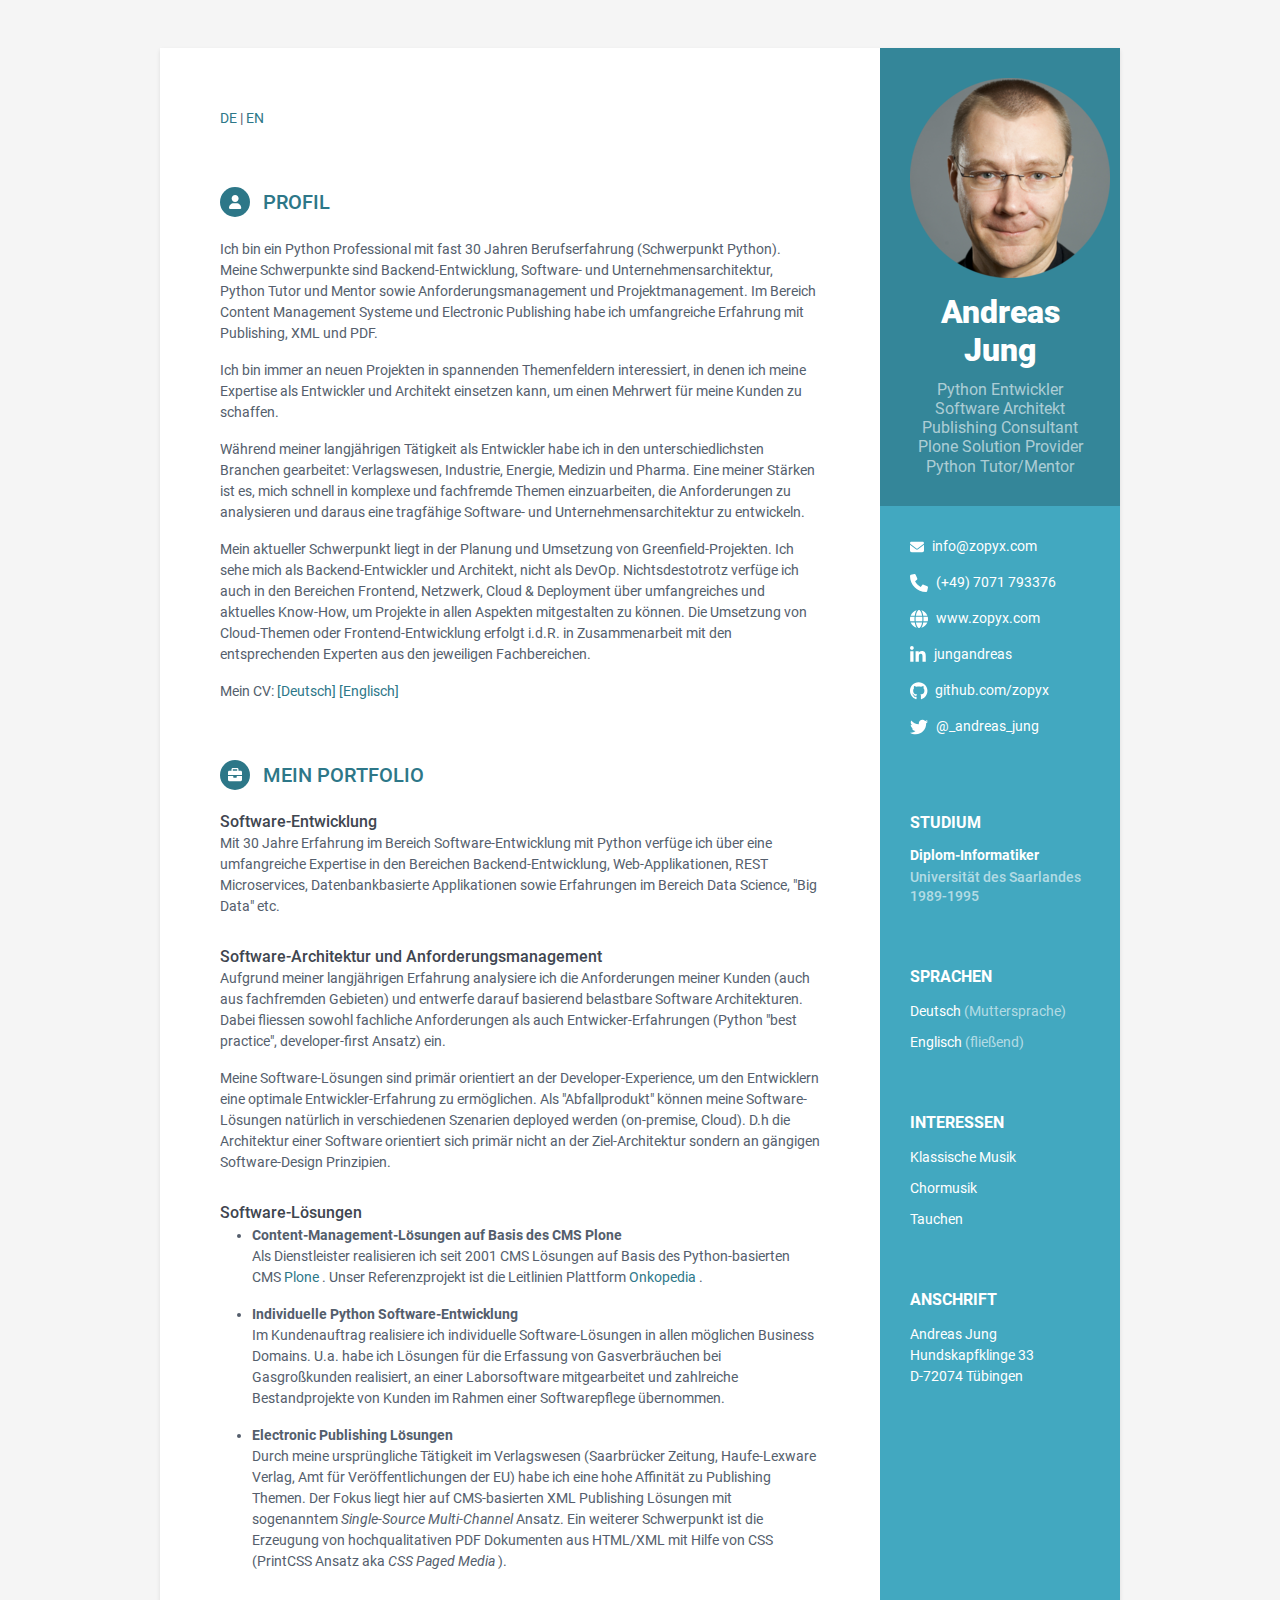
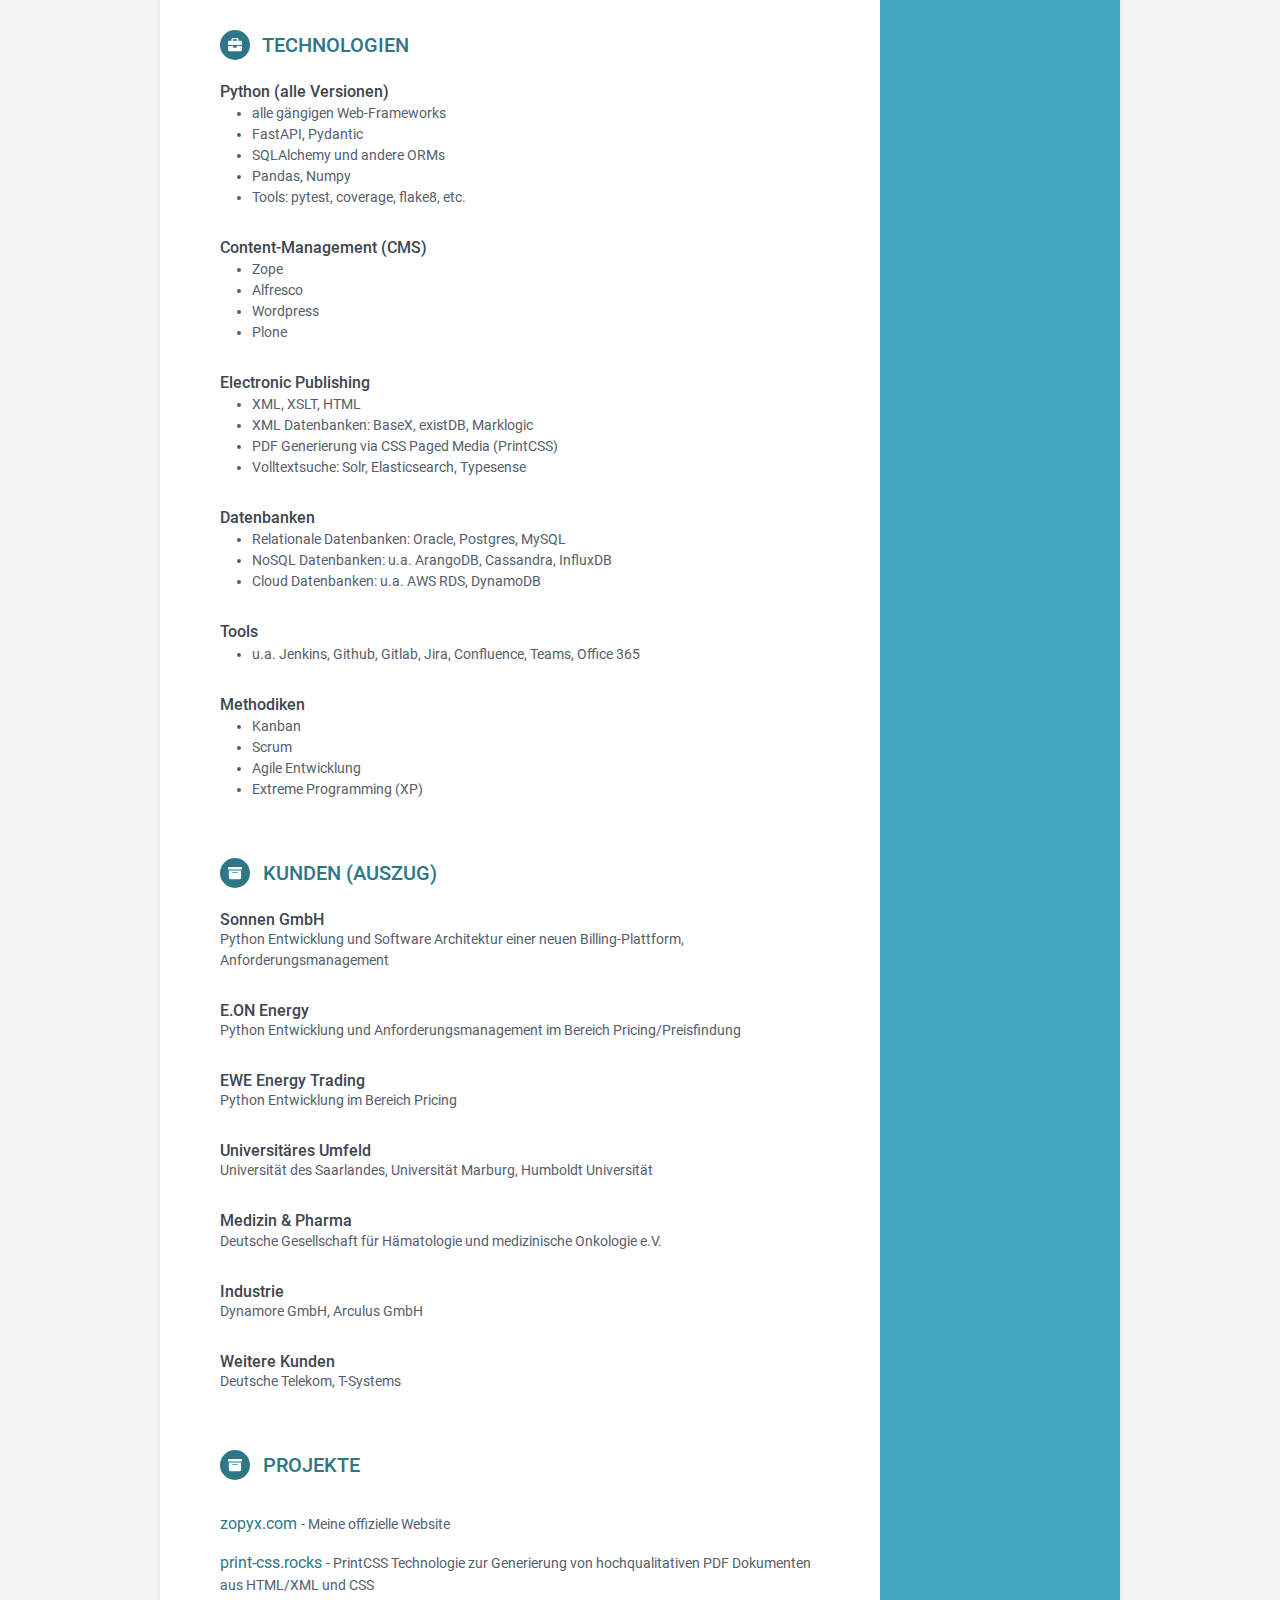
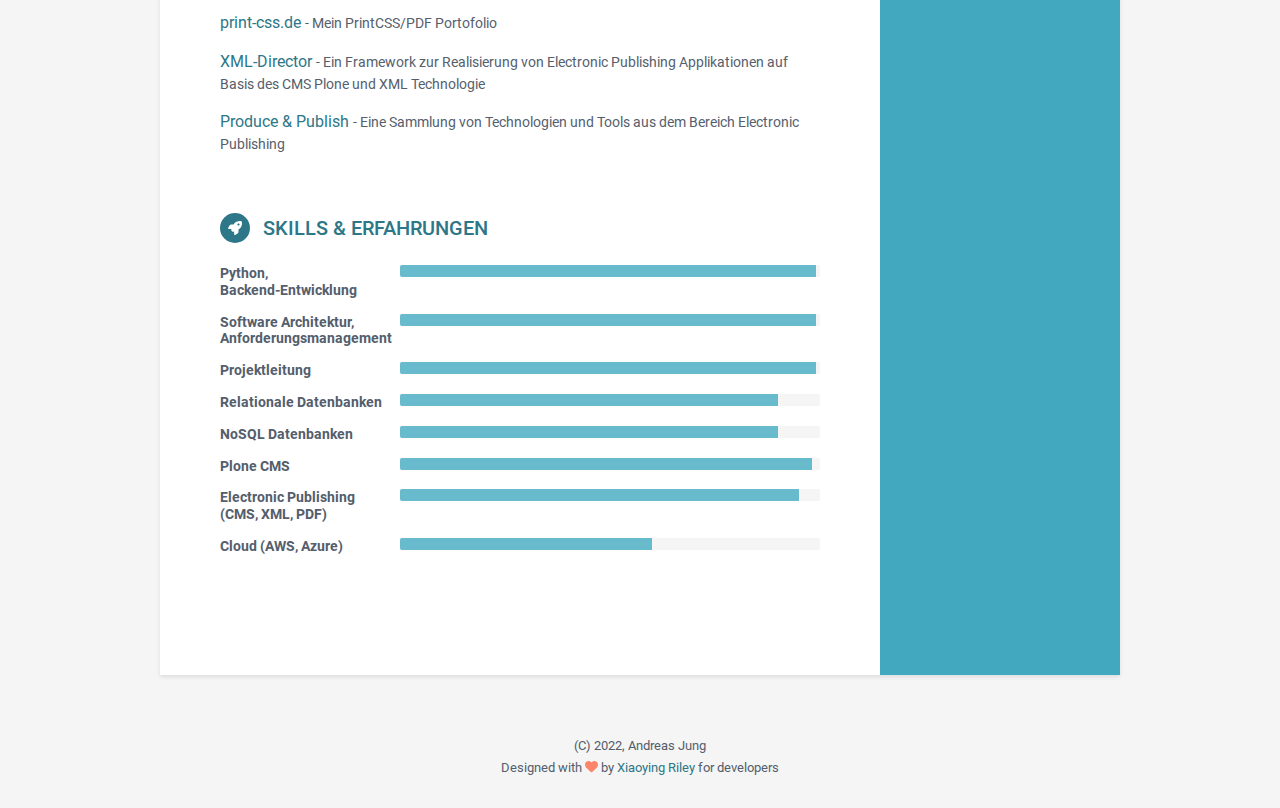
<file: index.html>
<!DOCTYPE html>
<html lang="en">
    <head>
        <title>Andreas Jung - Python Sofware-Entwickler und Software Architekt</title>
        <!-- Meta -->
        <meta charset="utf-8">
        <meta http-equiv="X-UA-Compatible" content="IE=edge">
        <meta name="viewport" content="width=device-width, initial-scale=1.0">
        <meta name="description" content="Andreas Jung, Python Software Entwicklung, Software Architekt, Plone Dienstleister">
        <meta name="author" content="Andreas Jung">
        <link rel="shortcut icon" href="favicon.ico">
        <!-- Google Font -->
        <link rel="stylesheet" href="fonts.css">
        <!-- FontAwesome JS-->
        <script defer src="assets/fontawesome/js/all.min.js"></script>
        <!-- Global CSS -->
        <link rel="stylesheet" href="assets/plugins/bootstrap/css/bootstrap.min.css">
        <!-- Theme CSS -->
        <link id="theme-style" rel="stylesheet" href="assets/css/orbit-1.css">
    </head>
    <body>
        <div class="wrapper mt-lg-5">
            <div class="sidebar-wrapper">
                <div class="profile-container">
                    <img class="profile" src="assets/images/profile.png" alt="">
                    <h1 class="name">Andreas Jung</h1>
                    <h3 class="tagline">
                        Python Entwickler
                        <br>
                        Software Architekt
                        <br>
                        Publishing Consultant
                        <br>
                        Plone Solution Provider
                        <br>
                        Python Tutor/Mentor
                    </h3>
                </div>
                <!--//profile-container-->
                <div class="contact-container container-block">
                    <ul class="list-unstyled contact-list">
                        <li class="email">
                            <i class="fa-solid fa-envelope"></i>
                            <a href="mailto: info@zopyx.com">info@zopyx.com</a>
                        </li>
                        <li class="phone">
                            <i class="fa-solid fa-phone"></i>
                            <a href="tel:00497071793376">(+49) 7071 793376</a>
                        </li>
                        <li class="website">
                            <i class="fa-solid fa-globe"></i>
                            <a href="https://www.zopyx.com" target="_blank">www.zopyx.com</a>
                        </li>
                        <li class="linkedin">
                            <i class="fa-brands fa-linkedin-in"></i>
                            <a href="https://www.linkedin.com/in/jungandreas" target="_blank">jungandreas</a>
                        </li>
                        <li class="github">
                            <i class="fa-brands fa-github"></i>
                            <a href="https://github.com/zopyx" target="_blank">github.com/zopyx</a>
                        </li>
                        <li class="twitter">
                            <i class="fa-brands fa-twitter"></i>
                            <a href="https://twitter.com/_andreas_jung" target="_blank">@_andreas_jung</a>
                        </li>
                    </ul>
                </div>
                <!--//contact-container-->
                <div class="education-container container-block">
                    <h2 class="container-block-title">Studium</h2>
                    <div class="item">
                        <h4 class="degree">Diplom-Informatiker</h4>
                        <h5 class="meta">Universität des Saarlandes</h5>
                        <div class="time">1989-1995</div>
                    </div>
                    <!--//item-->
                </div>
                <!--//education-container-->
                <div class="languages-container container-block">
                    <h2 class="container-block-title">Sprachen</h2>
                    <ul class="list-unstyled interests-list">
                        <li>
                            Deutsch
                            <span class="lang-desc">(Muttersprache)</span>
                        </li>
                        <li>
                            Englisch
                            <span class="lang-desc">(fließend)</span>
                        </li>
                    </ul>
                </div>
                <!--//interests-->
                <div class="interests-container container-block">
                    <h2 class="container-block-title">Interessen</h2>
                    <ul class="list-unstyled interests-list">
                        <li>Klassische Musik</li>
                        <li>Chormusik</li>
                        <li>Tauchen</li>
                    </ul>
                </div>
                <!--//interests-->
                <div class="contact-container container-block">
                    <h2 class="container-block-title">Anschrift</h2>
                    <ul class="list-unstyled contacts-list">
                        <li>Andreas Jung</li>
                        <li>Hundskapfklinge 33</li>
                        <li>D-72074 Tübingen</li>
                    </ul>
                </div>
                <!--//interests-->
            </div>
            <!--//sidebar-wrapper-->
            <div class="main-wrapper">
                <section class="section summary-section">
                    <a href="index.html">DE</a>
                    |
                    <a href="index-en.html">EN</a>
                </section>
                <section class="section summary-section">
                    <h2 class="section-title">
                        <span class="icon-holder">
                            <i class="fa-solid fa-user"></i>
                        </span>
                        Profil
                    </h2>
                    <div class="summary">
                        <p>
                            Ich bin ein Python Professional mit fast 30 Jahren
                    Berufserfahrung (Schwerpunkt Python). Meine Schwerpunkte
                    sind Backend-Entwicklung, Software- und
                    Unternehmensarchitektur, Python Tutor und Mentor sowie
                    Anforderungsmanagement und Projektmanagement. Im Bereich
                    Content Management Systeme und Electronic Publishing habe
                    ich umfangreiche Erfahrung mit Publishing, XML und PDF.
                        </p>
                        <p>
                            Ich bin immer an neuen Projekten in spannenden Themenfeldern
                    interessiert, in denen ich meine Expertise als Entwickler
                    und Architekt einsetzen kann, um einen Mehrwert für meine
                    Kunden zu schaffen.
                        </p>
                        <p>
                            Während meiner langjährigen Tätigkeit als Entwickler habe
                    ich in den unterschiedlichsten Branchen gearbeitet:
                    Verlagswesen, Industrie, Energie, Medizin und Pharma. Eine
                    meiner Stärken ist es, mich schnell in komplexe und
                    fachfremde Themen einzuarbeiten, die Anforderungen zu
                    analysieren und daraus eine tragfähige Software- und
                    Unternehmensarchitektur zu entwickeln.
                        </p>
                        <p>
                            Mein aktueller Schwerpunkt liegt in der Planung und
                    Umsetzung von Greenfield-Projekten. Ich sehe mich als
                    Backend-Entwickler und Architekt, nicht als DevOp.
                    Nichtsdestotrotz verfüge ich auch in den Bereichen Frontend,
                    Netzwerk, Cloud & Deployment über umfangreiches und
                    aktuelles Know-How, um Projekte in allen Aspekten
                    mitgestalten zu können. Die Umsetzung von Cloud-Themen oder
                    Frontend-Entwicklung erfolgt i.d.R. in Zusammenarbeit mit
                    den entsprechenden Experten aus den jeweiligen
                    Fachbereichen.
                        </p>
                        <p>
                            Mein CV:
                            <a href="assets/pdf/CV-Andreas-Jung-DE.pdf">[Deutsch]</a>
                            <a href="assets/pdf/CV-Andreas-Jung-EN.pdf">[Englisch]</a>
                        </p>
                    </div>
                    <!--//summary-->
                </section>
                <!--//section-->
                <section class="section experiences-section">
                    <h2 class="section-title">
                        <span class="icon-holder">
                            <i class="fa-solid fa-briefcase"></i>
                        </span>
                        Mein Portfolio
                    </h2>
                    <div class="item">
                        <div class="meta">
                            <div class="upper-row">
                                <h3 class="job-title">Software-Entwicklung</h3>
                            </div>
                            <!--//upper-row-->
                        </div>
                        <!--//meta-->
                        <div class="details">
                            <p>
                                Mit 30 Jahre Erfahrung im Bereich Software-Entwicklung
                        mit Python verfüge ich über eine umfangreiche Expertise
                        in den Bereichen Backend-Entwicklung, Web-Applikationen,
                        REST Microservices, Datenbankbasierte Applikationen
                        sowie Erfahrungen im Bereich Data Science, "Big Data"
                        etc.
                            </p>
                        </div>
                        <!--//details-->
                    </div>
                    <!--//item-->
                    <div class="item">
                        <div class="meta">
                            <div class="upper-row">
                                <h3 class="job-title">Software-Architektur und Anforderungsmanagement</h3>
                            </div>
                            <!--//upper-row-->
                        </div>
                        <!--//meta-->
                        <div class="details">
                            <p>
                                Aufgrund meiner langjährigen Erfahrung analysiere
                        ich die Anforderungen meiner Kunden (auch aus
                        fachfremden Gebieten) und entwerfe darauf basierend
                        belastbare Software Architekturen. Dabei fliessen
                        sowohl fachliche Anforderungen als auch
                        Entwicker-Erfahrungen (Python "best practice",
                        developer-first Ansatz) ein.
                            </p>
                            <p>
                                Meine Software-Lösungen sind primär orientiert an der
                        Developer-Experience, um den Entwicklern eine optimale
                        Entwickler-Erfahrung zu ermöglichen.  Als
                        "Abfallprodukt" können meine Software-Lösungen
                        natürlich in verschiedenen Szenarien deployed werden
                        (on-premise, Cloud). D.h die Architektur einer Software
                        orientiert sich primär nicht an der Ziel-Architektur
                        sondern an gängigen Software-Design Prinzipien.
                            </p>
                        </div>
                        <!--//details-->
                    </div>
                    <!--//item-->
                    <div class="item">
                        <div class="meta">
                            <div class="upper-row">
                                <h3 class="job-title">Software-Lösungen</h3>
                            </div>
                            <!--//upper-row-->
                        </div>
                        <!--//meta-->
                        <div class="details">
                            <ul>
                                <li>
                                    <b>
                                        Content-Management-Lösungen auf Basis des CMS
                                    Plone
                                    </b>
                                    <p>
                                        Als Dienstleister realisieren ich seit
                                2001 CMS Lösungen auf Basis des
                                Python-basierten CMS
                                        <a href="https://plone.org">Plone</a>
                                        . Unser Referenzprojekt
                            ist die Leitlinien Plattform
                                        <a href="https://www.onkopedia.com/">Onkopedia</a>
                                        .
                                    </p>
                                </li>
                                <li>
                                    <b>Individuelle Python Software-Entwicklung</b>
                                    <p>
                                        Im Kundenauftrag realisiere ich
                                individuelle Software-Lösungen in allen
                                möglichen Business Domains. U.a. habe ich
                                Lösungen für die Erfassung von Gasverbräuchen
                                bei Gasgroßkunden realisiert, an einer
                                Laborsoftware mitgearbeitet und zahlreiche
                                Bestandprojekte von Kunden im Rahmen einer
                                Softwarepflege übernommen.
                                    </p>
                                </li>
                                <li>
                                    <b>Electronic Publishing Lösungen</b>
                                    <p>
                                        Durch meine ursprüngliche Tätigkeit im
                                Verlagswesen (Saarbrücker Zeitung,
                                Haufe-Lexware Verlag, Amt für
                                Veröffentlichungen der EU) habe ich eine hohe
                                Affinität zu Publishing Themen. Der Fokus liegt hier auf
                                CMS-basierten XML Publishing Lösungen mit sogenanntem
                                        <i>Single-Source Multi-Channel</i>
                                        Ansatz.
                                Ein weiterer Schwerpunkt ist die Erzeugung von hochqualitativen PDF Dokumenten aus HTML/XML
                                mit Hilfe von CSS (PrintCSS Ansatz aka
                                        <i>CSS Paged Media</i>
                                        ).
                                    </p>
                                </li>
                            </ul>
                        </div>
                        <!--//details-->
                    </div>
                    <!--//item-->
                </section>
                <!--//section-->
                <section class="section experiences-section">
                    <h2 class="section-title">
                        <span class="icon-holder">
                            <i class="fa-solid fa-briefcase"></i>
                        </span>
                        Technologien
                    </h2>
                    <div class="item">
                        <div class="meta">
                            <div class="upper-row">
                                <h3 class="job-title">Python (alle Versionen)</h3>
                            </div>
                            <!--//upper-row-->
                        </div>
                        <!--//meta-->
                        <div class="details">
                            <ul>
                                <li>alle gängigen Web-Frameworks</li>
                                <li>FastAPI, Pydantic</li>
                                <li>SQLAlchemy und andere ORMs</li>
                                <li>Pandas, Numpy</li>
                                <li>Tools: pytest, coverage, flake8, etc.</li>
                            </ul>
                        </div>
                        <!--//details-->
                    </div>
                    <!--//item-->
                    <div class="item">
                        <div class="meta">
                            <div class="upper-row">
                                <h3 class="job-title">Content-Management (CMS)</h3>
                            </div>
                            <!--//upper-row-->
                        </div>
                        <!--//meta-->
                        <div class="details">
                            <ul>
                                <li>Zope</li>
                                <li>Alfresco</li>
                                <li>Wordpress</li>
                                <li>Plone</li>
                            </ul>
                        </div>
                        <!--//details-->
                    </div>
                    <!--//item-->
                    <div class="item">
                        <div class="meta">
                            <div class="upper-row">
                                <h3 class="job-title">Electronic Publishing</h3>
                            </div>
                            <!--//upper-row-->
                        </div>
                        <!--//meta-->
                        <div class="details">
                            <ul>
                                <li>XML, XSLT, HTML</li>
                                <li>XML Datenbanken: BaseX, existDB, Marklogic</li>
                                <li>PDF Generierung via CSS Paged Media (PrintCSS)</li>
                                <li>Volltextsuche: Solr, Elasticsearch, Typesense</li>
                            </ul>
                        </div>
                        <!--//details-->
                    </div>
                    <!--//item-->
                    <div class="item">
                        <div class="meta">
                            <div class="upper-row">
                                <h3 class="job-title">Datenbanken</h3>
                            </div>
                            <!--//upper-row-->
                        </div>
                        <!--//meta-->
                        <div class="details">
                            <ul>
                                <li>Relationale Datenbanken: Oracle, Postgres, MySQL</li>
                                <li>NoSQL Datenbanken: u.a. ArangoDB, Cassandra, InfluxDB</li>
                                <li>Cloud Datenbanken: u.a. AWS RDS, DynamoDB</li>
                            </ul>
                        </div>
                        <!--//details-->
                    </div>
                    <!--//item-->
                    <div class="item">
                        <div class="meta">
                            <div class="upper-row">
                                <h3 class="job-title">Tools</h3>
                            </div>
                            <!--//upper-row-->
                        </div>
                        <!--//meta-->
                        <div class="details">
                            <ul>
                                <li>u.a. Jenkins, Github, Gitlab, Jira, Confluence, Teams, Office 365</li>
                            </ul>
                        </div>
                        <!--//details-->
                    </div>
                    <!--//item-->
                    <div class="item">
                        <div class="meta">
                            <div class="upper-row">
                                <h3 class="job-title">Methodiken</h3>
                            </div>
                            <!--//upper-row-->
                        </div>
                        <!--//meta-->
                        <div class="details">
                            <ul>
                                <li>Kanban</li>
                                <li>Scrum</li>
                                <li>Agile Entwicklung</li>
                                <li>Extreme Programming (XP)</li>
                            </ul>
                        </div>
                        <!--//details-->
                    </div>
                    <!--//item-->
                </section>
                <!--//section-->
                <section class="section experiences-section">
                    <h2 class="section-title">
                        <span class="icon-holder">
                            <i class="fa-solid fa-archive"></i>
                        </span>
                        Kunden (Auszug)
                    </h2>
                    <div class="item">
                        <h3 class="job-title">Sonnen GmbH</h3>
                        <div class="details">
                            Python
                    Entwicklung und Software Architektur einer neuen
                    Billing-Plattform, Anforderungsmanagement
                        </div>
                    </div>
                    <!--//item-->
                    <div class="item">
                        <h3 class="job-title">E.ON Energy</h3>
                        <div class="details">
                            Python Entwicklung und Anforderungsmanagement im Bereich Pricing/Preisfindung
                        </div>
                    </div>
                    <!--//item-->
                    <div class="item">
                        <h3 class="job-title">EWE Energy Trading</h3>
                        <div class="details"> Python Entwicklung im Bereich Pricing</div>
                    </div>
                    <!--//item-->
                    <div class="item">
                        <h3 class="job-title">Universitäres Umfeld</h3>
                        <div class="details"> Universität des Saarlandes, Universität Marburg, Humboldt Universität</div>
                    </div>
                    <!--//item-->
                    <div class="item">
                        <h3 class="job-title">Medizin &amp; Pharma</h3>
                        <div class="details"> Deutsche Gesellschaft für Hämatologie und medizinische Onkologie e.V.</div>
                    </div>
                    <!--//item-->
                    <div class="item">
                        <h3 class="job-title">Industrie</h3>
                        <div class="details"> Dynamore GmbH, Arculus GmbH</div>
                    </div>
                    <!--//item-->
                    <div class="item">
                        <h3 class="job-title">Weitere Kunden</h3>
                        <div class="details">
                            Deutsche Telekom, T-Systems
                        </div>
                    </div>
                    <!--//item-->
                </section>
                <!--//section-->
                <section class="section projects-section">
                    <h2 class="section-title">
                        <span class="icon-holder">
                            <i class="fa-solid fa-archive"></i>
                        </span>
                        Projekte
                    </h2>
                    <div class="intro"></div>
                    <!--//intro-->
                    <div class="item">
                        <span class="project-title">
                            <a href="https://zopyx.com" target="_blank">zopyx.com</a>
                        </span>
                        -
                        <span class="project-tagline">Meine offizielle Website</span>
                    </div>
                    <!--//item-->
                    <div class="item">
                        <span class="project-title">
                            <a href="https://print-css.rocks" target="_blank">print-css.rocks</a>
                        </span>
                        -
                        <span class="project-tagline">PrintCSS Technologie zur Generierung von hochqualitativen PDF Dokumenten aus HTML/XML und CSS</span>
                    </div>
                    <!--//item-->
                    <div class="item">
                        <span class="project-title">
                            <a href="https://print-css.de" target="_blank">print-css.de</a>
                        </span>
                        -
                        <span class="project-tagline">Mein PrintCSS/PDF Portofolio</span>
                    </div>
                    <!--//item-->
                    <div class="item">
                        <span class="project-title">
                            <a href="https://xml-director.info" target="_blank">XML-Director</a>
                        </span>
                        -
                        <span class="project-tagline">
                            Ein Framework zur Realisierung
                        von Electronic Publishing Applikationen auf Basis des
                    CMS Plone und XML Technologie
                        </span>
                    </div>
                    <!--//item-->
                    <div class="item">
                        <span class="project-title">
                            <a href="https://www.produce-and-publish.com/xmldirector-frontpage" target="_blank">Produce & Publish</a>
                        </span>
                        -
                        <span class="project-tagline">Eine Sammlung von Technologien und Tools aus dem Bereich Electronic Publishing</span>
                    </div>
                    <!--//item-->
                </section>
                <!--//section-->
                <section class="skills-section section">
                    <h2 class="section-title">
                        <span class="icon-holder">
                            <i class="fa-solid fa-rocket"></i>
                        </span>
                        Skills &amp; Erfahrungen
                    </h2>
                    <div class="skillset">
                        <div class="item">
                            <h3 class="level-title">
                                Python,
                                <br>
                                Backend-Entwicklung
                            </h3>
                            <div class="progress level-bar">
                                <div
                                    class="progress-bar theme-progress-bar"
                                    role="progressbar"
                                    style="width: 99%"
                                    aria-valuenow="99"
                                    aria-valuemin="0"
                                    aria-valuemax="100"
                                ></div>
                            </div>
                        </div>
                        <!--//item-->
                        <div class="item">
                            <h3 class="level-title">
                                Software Architektur,
                                <br>Anforderungsmanagement</br>
                            </h3>
                            <div class="progress level-bar">
                                <div
                                    class="progress-bar theme-progress-bar"
                                    role="progressbar"
                                    style="width: 99%"
                                    aria-valuenow="99"
                                    aria-valuemin="0"
                                    aria-valuemax="100"
                                ></div>
                            </div>
                        </div>
                        <!--//item-->
                        <div class="item">
                            <h3 class="level-title">Projektleitung</h3>
                            <div class="progress level-bar">
                                <div
                                    class="progress-bar theme-progress-bar"
                                    role="progressbar"
                                    style="width: 99%"
                                    aria-valuenow="99"
                                    aria-valuemin="0"
                                    aria-valuemax="100"
                                ></div>
                            </div>
                        </div>
                        <!--//item-->
                        <div class="item">
                            <h3 class="level-title">Relationale Datenbanken</h3>
                            <div class="progress level-bar">
                                <div
                                    class="progress-bar theme-progress-bar"
                                    role="progressbar"
                                    style="width: 90%"
                                    aria-valuenow="90"
                                    aria-valuemin="0"
                                    aria-valuemax="100"
                                ></div>
                            </div>
                        </div>
                        <!--//item-->
                        <div class="item">
                            <h3 class="level-title">NoSQL Datenbanken</h3>
                            <div class="progress level-bar">
                                <div
                                    class="progress-bar theme-progress-bar"
                                    role="progressbar"
                                    style="width: 90%"
                                    aria-valuenow="90"
                                    aria-valuemin="0"
                                    aria-valuemax="100"
                                ></div>
                            </div>
                        </div>
                        <!--//item-->
                        <div class="item">
                            <h3 class="level-title">Plone CMS</h3>
                            <div class="progress level-bar">
                                <div
                                    class="progress-bar theme-progress-bar"
                                    role="progressbar"
                                    style="width: 98%"
                                    aria-valuenow="98"
                                    aria-valuemin="0"
                                    aria-valuemax="100"
                                ></div>
                            </div>
                        </div>
                        <!--//item-->
                        <div class="item">
                            <h3 class="level-title">
                                Electronic Publishing
                                <br>
                                (CMS, XML, PDF)
                            </h3>
                            <div class="progress level-bar">
                                <div
                                    class="progress-bar theme-progress-bar"
                                    role="progressbar"
                                    style="width: 95%"
                                    aria-valuenow="95"
                                    aria-valuemin="0"
                                    aria-valuemax="100"
                                ></div>
                            </div>
                        </div>
                        <!--//item-->
                        <div class="item">
                            <h3 class="level-title">Cloud (AWS, Azure)</h3>
                            <div class="progress level-bar">
                                <div
                                    class="progress-bar theme-progress-bar"
                                    role="progressbar"
                                    style="width: 60%"
                                    aria-valuenow=""
                                    aria-valuemin="0"
                                    aria-valuemax="100"
                                ></div>
                            </div>
                        </div>
                        <!--//item-->
                    </div>
                </section>
                <!--//skills-section-->
            </div>
            <!--//main-body-->
        </div>
        <footer class="footer">
            <div class="text-center">
                <!--/* This template is free as long as you keep the footer attribution link. If you'd like to use the template without the attribution link, you can buy the commercial license via our website: themes.3rdwavemedia.com Thank you for your support. :) */-->
                <small class="copyright">(C) 2022, Andreas Jung</small>
                <br>
                <small class="copyright">
                    Designed with
                    <i class="fa-solid fa-heart"></i>
                    by
                    <a href="http://themes.3rdwavemedia.com" target="_blank">Xiaoying Riley</a>
                    for developers
                </small>
            </div>
            <!--//container-->
        </footer>
        <!--//footer-->
        <!-- Matomo -->
<!--
<script>
  var _paq = window._paq = window._paq || [];
  /* tracker methods like "setCustomDimension" should be called before "trackPageView" */
  _paq.push(['trackPageView']);
  _paq.push(['enableLinkTracking']);
  (function() {
    var u="https://matomo.zopyx.com/";
    _paq.push(['setTrackerUrl', u+'matomo.php']);
    _paq.push(['setSiteId', '3']);
    var d=document, g=d.createElement('script'), s=d.getElementsByTagName('script')[0];
    g.async=true; g.src=u+'matomo.js'; s.parentNode.insertBefore(g,s);
  })();
</script>
-->
<!-- End Matomo Code -->


    </body>
</html>
</file>
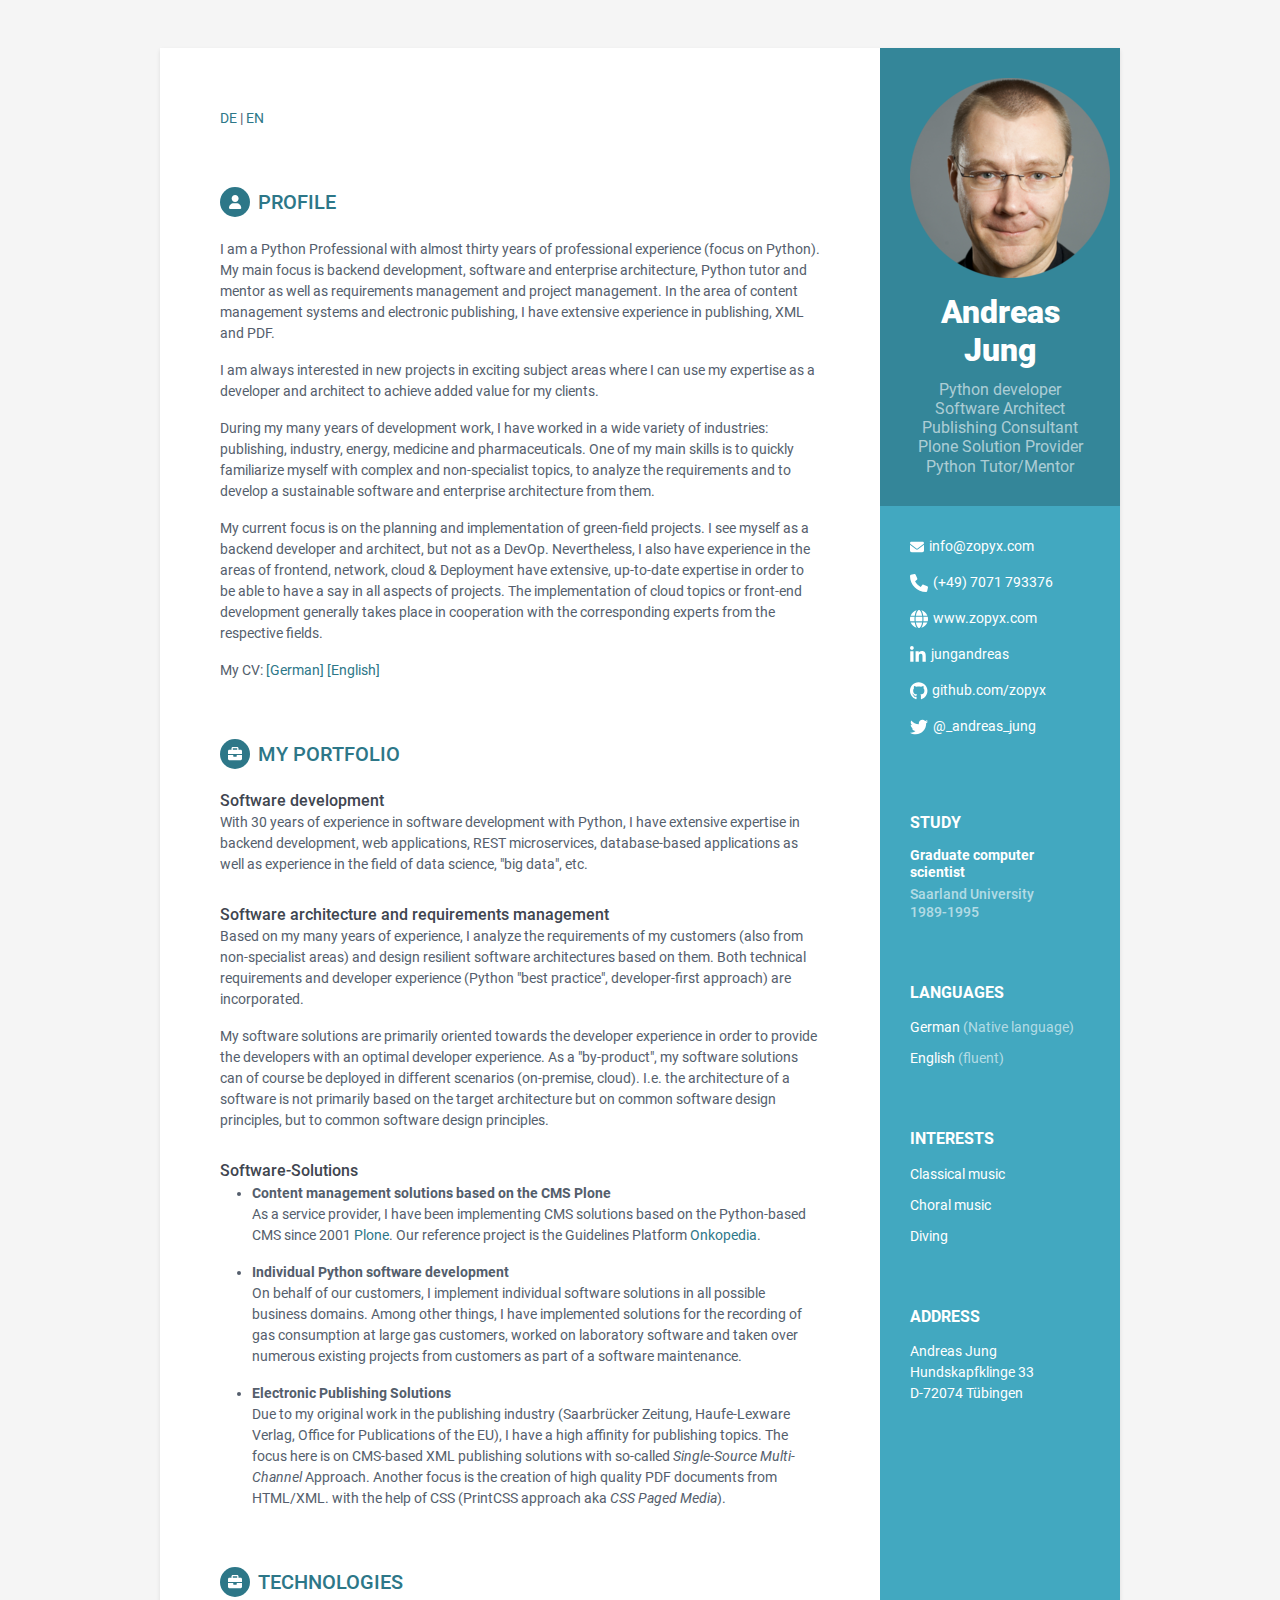
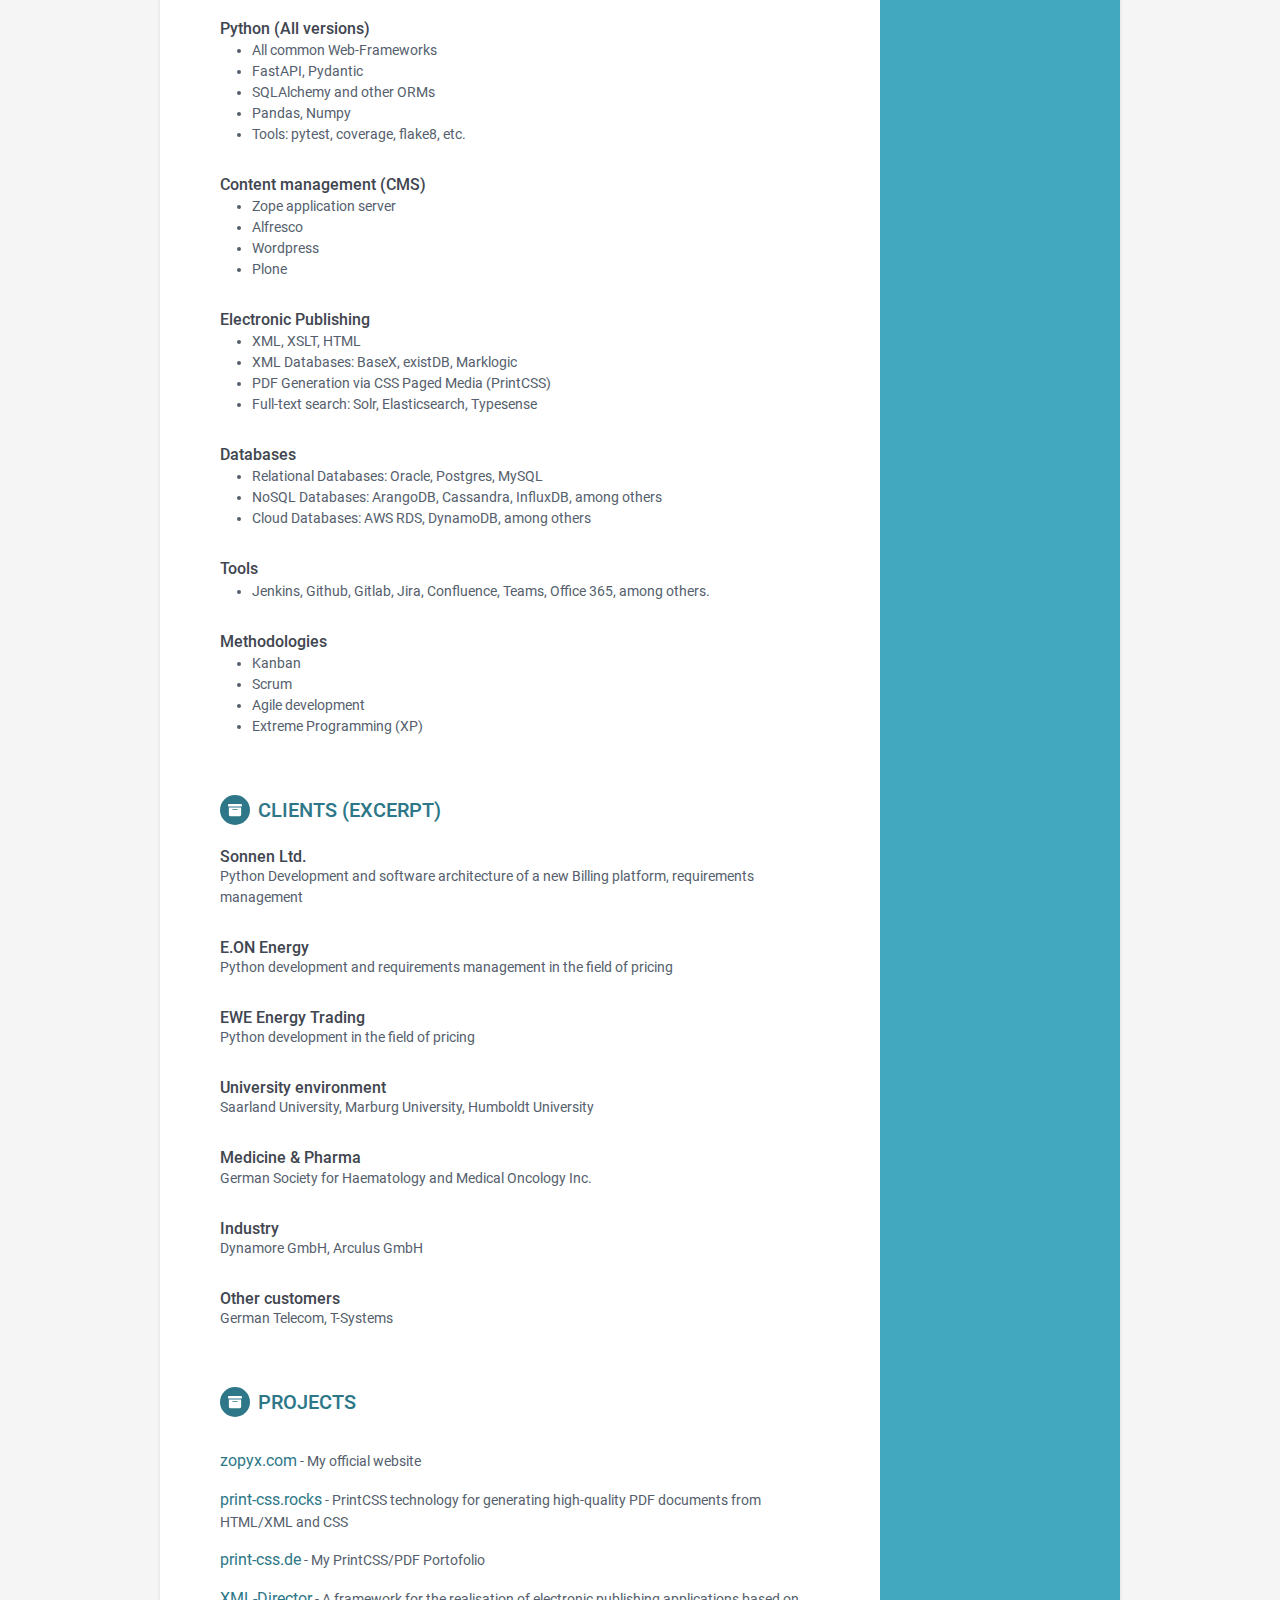
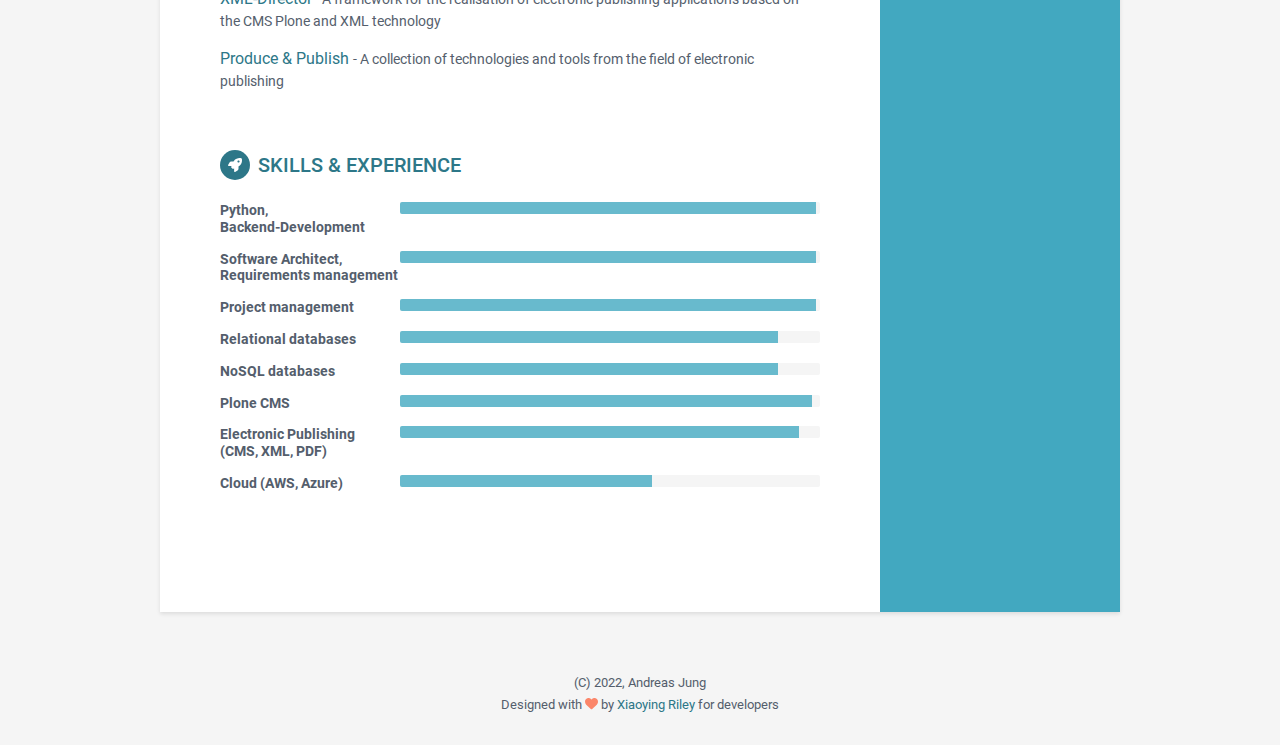
<file: index-en.html>
<!DOCTYPE html>
<html lang="en">
<head>
    <title>Andreas Jung - Python software developer and software architect</title>
    
    <!-- Meta -->
    <meta charset="utf-8">
    <meta http-equiv="X-UA-Compatible" content="IE=edge">
    <meta name="viewport" content="width=device-width, initial-scale=1.0">
    <meta name="description" content="Andreas Jung, Python Software Development, Software Architect, Plone Solution Provider">
    <meta name="author" content="Andreas Jung">    
    <link rel="shortcut icon" href="favicon.ico">  
    <!-- Google Font -->
    <link rel="stylesheet" href="fonts.css">
    <!-- FontAwesome JS-->
	<script defer src="assets/fontawesome/js/all.min.js"></script>
    <!-- Global CSS -->
    <link rel="stylesheet" href="assets/plugins/bootstrap/css/bootstrap.min.css">   
    <!-- Theme CSS -->  
    <link id="theme-style" rel="stylesheet" href="assets/css/orbit-1.css">
</head> 

<body>
    <div class="wrapper mt-lg-5">
        <div class="sidebar-wrapper">
            <div class="profile-container">
                <img class="profile" src="assets/images/profile.png" alt="" />
                <h1 class="name">Andreas Jung</h1>
                <h3 class="tagline">Python developer<br/>Software Architect<br/>Publishing Consultant<br/>Plone Solution Provider<br/>Python Tutor/Mentor</h3>
            </div><!--//profile-container-->
            
            <div class="contact-container container-block">
                <ul class="list-unstyled contact-list">
                    <li class="email"><i class="fa-solid fa-envelope"></i><a href="mailto: info@zopyx.com">info@zopyx.com</a></li>
                    <li class="phone"><i class="fa-solid fa-phone"></i><a href="tel:00497071793376">(+49) 7071 793376</a></li>
                    <li class="website"><i class="fa-solid fa-globe"></i><a href="https://www.zopyx.com" target="_blank">www.zopyx.com</a></li>
                    <li class="linkedin"><i class="fa-brands fa-linkedin-in"></i><a href="https://www.linkedin.com/in/jungandreas" target="_blank">jungandreas</a></li>
                    <li class="github"><i class="fa-brands fa-github"></i><a href="https://github.com/zopyx" target="_blank">github.com/zopyx</a></li>
                    <li class="twitter"><i class="fa-brands fa-twitter"></i><a href="https://twitter.com/_andreas_jung" target="_blank">@_andreas_jung</a></li>
                </ul>
            </div><!--//contact-container-->
            <div class="education-container container-block">
                <h2 class="container-block-title">Study</h2>
                <div class="item">
                    <h4 class="degree">Graduate computer scientist</h4>
                    <h5 class="meta">Saarland University</h5>
	                    <div class="time">1989-1995</div>
                </div><!--//item-->
            </div><!--//education-container-->
            
            <div class="languages-container container-block">
                <h2 class="container-block-title">Languages</h2>
                <ul class="list-unstyled interests-list">
                    <li>German <span class="lang-desc">(Native language)</span></li>
                    <li>English <span class="lang-desc">(fluent)</span></li>
                </ul>
            </div><!--//interests-->
            
            <div class="interests-container container-block">
                <h2 class="container-block-title">Interests</h2>
                <ul class="list-unstyled interests-list">
                    <li>Classical music</li>
                    <li>Choral music</li>
                    <li>Diving</li>
                </ul>
            </div><!--//interests-->

            <div class="contact-container container-block">
                <h2 class="container-block-title">Address</h2>
                <ul class="list-unstyled contacts-list">
                    <li>Andreas Jung</li>
                    <li>Hundskapfklinge 33</li>
                    <li>D-72074 Tübingen</li>
                </ul>
            </div><!--//interests-->
            
        </div><!--//sidebar-wrapper-->
        
        <div class="main-wrapper">
            
            <section class="section summary-section">
                <a href="index.html">DE</a> | 
                <a href="index-en.html">EN</a>
            </section>

            <section class="section summary-section">
                <h2 class="section-title"><span class="icon-holder"><i class="fa-solid fa-user"></i></span>Profile</h2>
                <div class="summary">
                    <p>
                    I am a Python Professional with almost thirty years of professional experience (focus on Python). My main focus is backend development, software and enterprise architecture, Python tutor and mentor as well as requirements management and project management. In the area of content management systems and electronic publishing, I have extensive experience in publishing, XML and PDF. 
                    </p>
                    <p>
                    I am always interested in new projects in exciting subject areas where I can use my expertise as a developer and architect to achieve added value for my clients. 
                    </p>
                    <p>During my many years of development work, I have worked in a wide variety of industries: publishing, industry, energy, medicine and pharmaceuticals. One of my main skills is to quickly familiarize myself with complex and non-specialist topics, to analyze the requirements and to develop a sustainable software and enterprise architecture from them.</p>
                    <p>My current focus is on the planning and implementation of green-field projects.  I see myself as a backend developer and architect, but not as a DevOp. Nevertheless, I also have experience in the areas of frontend, network, cloud &amp; Deployment have extensive, up-to-date expertise in order to be able to have a say in all aspects of projects. The implementation of cloud topics or front-end development generally takes place in cooperation with the corresponding experts from the respective fields.
                    </p>
                    <p>My CV:
                        <a href="assets/pdf/CV-Andreas-Jung-DE.pdf">[German]</a> 
                        <a href="assets/pdf/CV-Andreas-Jung-EN.pdf">[English]</a>
                    </p>

                </div><!--//summary-->
            </section><!--//section-->
            
            <section class="section experiences-section">
                <h2 class="section-title"><span class="icon-holder"><i class="fa-solid fa-briefcase"></i></span>My Portfolio</h2>
                
                <div class="item">
                    <div class="meta">
                        <div class="upper-row">
                            <h3 class="job-title">Software development</h3>
                        </div><!--//upper-row-->
                    </div><!--//meta-->
                    <div class="details">
                        <p>
                            With 30 years of experience in software development
                            with Python, I have extensive expertise in backend development, web applications, REST microservices, database-based applications as well as experience in the field of data science, "big data", etc.
                        </p>
                    </div><!--//details-->
                </div><!--//item-->

                <div class="item">
                    <div class="meta">
                        <div class="upper-row">
                            <h3 class="job-title">Software architecture and requirements management</h3>
                        </div><!--//upper-row-->
                    </div><!--//meta-->
                    <div class="details">
                        <p> Based on my many years of experience, I analyze the requirements of my customers (also from non-specialist areas) and design resilient software architectures based on them. Both technical requirements and developer experience (Python "best practice", developer-first approach) are incorporated. 
                        </p>
                        <p>
                        My software solutions are primarily oriented towards the developer experience in order to provide the developers with an optimal developer experience.  As a "by-product", my software solutions can of course be deployed in different scenarios (on-premise, cloud). I.e. the architecture of a software is not primarily based on the target architecture but on common software design principles, but to common software design principles.
                        </p>
                    </div><!--//details-->
                </div><!--//item-->
                <div class="item">
                    <div class="meta">
                        <div class="upper-row">
                            <h3 class="job-title">Software-Solutions</h3>
                        </div><!--//upper-row-->
                    </div><!--//meta-->
                    <div class="details">
                        <ul>
                            <li><b>Content management solutions based on the CMS Plone</b>
                                <p>
                                As a service provider, I have been implementing CMS solutions based on the Python-based CMS since 2001 <a href="https://plone.org">Plone</a>. Our reference project is the Guidelines Platform <a href="https://www.onkopedia.com/">Onkopedia</a>.
                                </p>
                            </li>
                            <li><b>Individual Python software development</b>
                                <p>On behalf of our customers, I implement individual software solutions in all possible business domains. Among other things, I have implemented solutions for the recording of gas consumption at large gas customers, worked on laboratory software and taken over numerous existing projects from customers as part of a software maintenance.
                                </p>
                            </li>
                            <li><b>Electronic Publishing Solutions</b>
                                <p>
                                Due to my original work in the publishing industry (Saarbrücker Zeitung, Haufe-Lexware Verlag, Office for Publications of the EU), I have a high affinity for publishing topics. The focus here is on CMS-based XML publishing solutions with so-called <i>Single-Source Multi-Channel</i> Approach.
                                Another focus is the creation of high quality PDF documents from HTML/XML.
                                with the help of CSS (PrintCSS approach aka <i>CSS Paged Media</i>).
                                </p>
                            </li>
                        </ul>
                    </div><!--//details-->
                </div><!--//item-->
                
            </section><!--//section-->

            <section class="section experiences-section">
                <h2 class="section-title"><span class="icon-holder"><i class="fa-solid fa-briefcase"></i></span>Technologies</h2>
                
                <div class="item">
                    <div class="meta">
                        <div class="upper-row">
                            <h3 class="job-title">Python (All versions)</h3>
                        </div><!--//upper-row-->
                    </div><!--//meta-->
                    <div class="details">
                        <ul>
                            <li>All common Web-Frameworks</li>
                            <li>FastAPI, Pydantic</li>
                            <li>SQLAlchemy and other ORMs</li>
                            <li>Pandas, Numpy</li>
                            <li>Tools: pytest, coverage, flake8, etc.</li>
                        </ul>
                    </div><!--//details-->
                </div><!--//item-->
                <div class="item">
                    <div class="meta">
                        <div class="upper-row">
                            <h3 class="job-title">Content management (CMS)</h3>
                        </div><!--//upper-row-->
                    </div><!--//meta-->
                    <div class="details">
                        <ul>
                            <li>Zope application server</li>
                            <li>Alfresco</li>
                            <li>Wordpress</li>
                            <li>Plone</li>
                        </ul>
                    </div><!--//details-->
                </div><!--//item-->
                <div class="item">
                    <div class="meta">
                        <div class="upper-row">
                            <h3 class="job-title">Electronic Publishing</h3>
                        </div><!--//upper-row-->
                    </div><!--//meta-->
                    <div class="details">
                        <ul>
                            <li>XML, XSLT, HTML</li>
                            <li>XML Databases: BaseX, existDB, Marklogic</li>
                            <li>PDF Generation via CSS Paged Media (PrintCSS)</li>
                            <li>Full-text search: Solr, Elasticsearch, Typesense</li>
                        </ul>
                    </div><!--//details-->
                </div><!--//item-->
                <div class="item">
                    <div class="meta">
                        <div class="upper-row">
                            <h3 class="job-title">Databases</h3>
                        </div><!--//upper-row-->
                    </div><!--//meta-->
                    <div class="details">
                        <ul>
                            <li>Relational Databases: Oracle, Postgres, MySQL</li>
                            <li>NoSQL Databases: ArangoDB, Cassandra, InfluxDB, among others</li>
                            <li>Cloud Databases: AWS RDS, DynamoDB, among others</li>
                        </ul>
                    </div><!--//details-->
                </div><!--//item-->
                <div class="item">
                    <div class="meta">
                        <div class="upper-row">
                            <h3 class="job-title">Tools</h3>
                        </div><!--//upper-row-->
                    </div><!--//meta-->
                    <div class="details">
                        <ul>
                            <li>Jenkins, Github, Gitlab, Jira, Confluence, Teams, Office 365, among others.</li>
                        </ul>
                    </div><!--//details-->
                </div><!--//item-->
                <div class="item">
                    <div class="meta">
                        <div class="upper-row">
                            <h3 class="job-title">Methodologies</h3>
                        </div><!--//upper-row-->
                    </div><!--//meta-->
                    <div class="details">
                        <ul>
                            <li>Kanban</li>
                            <li>Scrum</li>
                            <li>Agile development</li>
                            <li>Extreme Programming (XP)</li>
                        </ul>
                    </div><!--//details-->
                </div><!--//item-->

            </section><!--//section-->

            <section class="section experiences-section">
                <h2 class="section-title"><span class="icon-holder"><i class="fa-solid fa-archive"></i></span>Clients (Excerpt)</h2>
                <div class="item">
                    <h3 class="job-title">Sonnen Ltd.</h3> 
                    <div class="details"> Python
                    Development and software architecture of a new
                    Billing platform, requirements management
                    </div>
                </div><!--//item-->
                <div class="item">
                    <h3 class="job-title">E.ON Energy</h3> 
                    <div class="details"> Python development and requirements management in the field of pricing
                    </div>
                </div><!--//item-->
                <div class="item">
                    <h3 class="job-title">EWE Energy Trading</h3> 
                    <div class="details"> Python development in the field of pricing </div>
                </div><!--//item-->
                <div class="item">
                    <h3 class="job-title">University environment</h3> 
                    <div class="details"> Saarland University, Marburg University, Humboldt University</div>
                </div><!--//item-->
                <div class="item">
                    <h3 class="job-title">Medicine &amp; Pharma</h3> 
                    <div class="details"> German Society for Haematology and Medical Oncology Inc.</div>
                </div><!--//item-->
                <div class="item">
                    <h3 class="job-title">Industry</h3> 
                    <div class="details"> Dynamore GmbH, Arculus GmbH</div>
                </div><!--//item-->
                <div class="item">
                    <h3 class="job-title">Other customers</h3> 
                    <div class="details"> German Telecom, T-Systems
                    </div>
                </div><!--//item-->
            </section><!--//section-->
            
            <section class="section projects-section">
                <h2 class="section-title"><span class="icon-holder"><i class="fa-solid fa-archive"></i></span>Projects</h2>
                <div class="intro">
                </div><!--//intro-->
                <div class="item">
                    <span class="project-title"><a href="https://zopyx.com"
                            target="_blank">zopyx.com</a></span> - <span
                        class="project-tagline">My official website</span>
                    
                </div><!--//item-->
                <div class="item">
                    <span class="project-title"><a href="https://print-css.rocks"
                            target="_blank">print-css.rocks</a></span> - <span
                        class="project-tagline">PrintCSS technology for generating high-quality PDF documents from HTML/XML and CSS</span>
                    
                </div><!--//item-->
                <div class="item">
                    <span class="project-title"><a href="https://print-css.de"
                            target="_blank">print-css.de</a></span> - <span
                        class="project-tagline">My PrintCSS/PDF Portofolio</span>
                    
                </div><!--//item-->
                <div class="item">
                    <span class="project-title"><a href="https://xml-director.info"
                            target="_blank">XML-Director</a></span> - <span
                        class="project-tagline">A framework for the realisation of electronic publishing applications based on the CMS Plone and XML technology</span>
                    
                </div><!--//item-->
                <div class="item">
                    <span class="project-title"><a href="https://www.produce-and-publish.com/xmldirector-frontpage"
                            target="_blank">Produce & Publish </a></span> - <span
                        class="project-tagline">A collection of technologies and tools from the field of electronic publishing</span>
                    
                </div><!--//item-->
            </section><!--//section-->
            
            <section class="skills-section section">
                <h2 class="section-title"><span class="icon-holder"><i class="fa-solid fa-rocket"></i></span>Skills &amp; Experience</h2>
                <div class="skillset">        
                    <div class="item">
                        <h3 class="level-title">Python,<br/> Backend-Development </h3>
                        <div class="progress level-bar">
						    <div class="progress-bar theme-progress-bar" role="progressbar" style="width: 99%" aria-valuenow="99" aria-valuemin="0" aria-valuemax="100"></div>
						</div>                               
                    </div><!--//item-->
                    <div class="item">
                        <h3 class="level-title">Software Architect, <br>Requirements management</br></h3>
                        <div class="progress level-bar">
						    <div class="progress-bar theme-progress-bar" role="progressbar" style="width: 99%" aria-valuenow="99" aria-valuemin="0" aria-valuemax="100"></div>
						</div>                               
                    </div><!--//item-->
                    <div class="item">
                        <h3 class="level-title">Project management</h3>
                        <div class="progress level-bar">
						    <div class="progress-bar theme-progress-bar" role="progressbar" style="width: 99%" aria-valuenow="99" aria-valuemin="0" aria-valuemax="100"></div>
						</div>                               
                    </div><!--//item-->
                    
                    <div class="item">
                        <h3 class="level-title">Relational databases</h3>
                        <div class="progress level-bar">
						    <div class="progress-bar theme-progress-bar" role="progressbar" style="width: 90%" aria-valuenow="90" aria-valuemin="0" aria-valuemax="100"></div>
						</div>                              
                    </div><!--//item-->

                    <div class="item">
                        <h3 class="level-title">NoSQL databases</h3>
                        <div class="progress level-bar">
						    <div class="progress-bar theme-progress-bar" role="progressbar" style="width: 90%" aria-valuenow="90" aria-valuemin="0" aria-valuemax="100"></div>
						</div>                              
                    </div><!--//item-->
                    
                    <div class="item">
                        <h3 class="level-title">Plone CMS</h3>
                        <div class="progress level-bar">
						    <div class="progress-bar theme-progress-bar" role="progressbar" style="width: 98%" aria-valuenow="98" aria-valuemin="0" aria-valuemax="100"></div>
						</div>                                 
                    </div><!--//item-->

                    <div class="item">
                        <h3 class="level-title">Electronic Publishing<br/>(CMS, XML, PDF)</h3>
                        <div class="progress level-bar">
						    <div class="progress-bar theme-progress-bar" role="progressbar" style="width: 95%" aria-valuenow="95" aria-valuemin="0" aria-valuemax="100"></div>
						</div>                                 
                    </div><!--//item-->
                    <div class="item">
                        <h3 class="level-title">Cloud (AWS, Azure)</h3>
                        <div class="progress level-bar">
						    <div class="progress-bar theme-progress-bar" role="progressbar" style="width: 60%" aria-valuenow="" aria-valuemin="0" aria-valuemax="100"></div>
						</div>                                 
                    </div><!--//item-->
                    
                    
                </div>  
            </section><!--//skills-section-->
            
        </div><!--//main-body-->
    </div>
 
    <footer class="footer">
        <div class="text-center">
            <!--/* This template is free as long as you keep the footer attribution link. If you'd like to use the template without the attribution link, you can buy the commercial license via our website: themes.3rdwavemedia.com Thank you for your support. :) */-->
            <small class="copyright">(C) 2022, Andreas Jung</small>
            <br/>
            <small class="copyright">Designed with <i class="fa-solid fa-heart"></i> by <a href="http://themes.3rdwavemedia.com" target="_blank">Xiaoying Riley</a> for developers</small>
        </div><!--//container-->
    </footer><!--//footer-->

    <!-- Matomo -->
<!--
<script>
  var _paq = window._paq = window._paq || [];
  /* tracker methods like "setCustomDimension" should be called before "trackPageView" */
  _paq.push(['trackPageView']);
  _paq.push(['enableLinkTracking']);
  (function() {
    var u="https://matomo.zopyx.com/";
    _paq.push(['setTrackerUrl', u+'matomo.php']);
    _paq.push(['setSiteId', '3']);
    var d=document, g=d.createElement('script'), s=d.getElementsByTagName('script')[0];
    g.async=true; g.src=u+'matomo.js'; s.parentNode.insertBefore(g,s);
  })();
</script>
-->
<!-- End Matomo Code -->

        
</body>
</html>
</file>
<file: fonts.css>
/* roboto-100 - latin */
@font-face {
  font-family: 'Roboto';
  font-style: normal;
  font-weight: 100;
  src: url('fonts/roboto-v30-latin-100.eot'); /* IE9 Compat Modes */
  src: local(''),
       url('fonts/roboto-v30-latin-100.eot?#iefix') format('embedded-opentype'), /* IE6-IE8 */
       url('fonts/roboto-v30-latin-100.woff2') format('woff2'), /* Super Modern Browsers */
       url('fonts/roboto-v30-latin-100.woff') format('woff'), /* Modern Browsers */
       url('fonts/roboto-v30-latin-100.ttf') format('truetype'), /* Safari, Android, iOS */
       url('fonts/roboto-v30-latin-100.svg#Roboto') format('svg'); /* Legacy iOS */
}
/* roboto-100italic - latin */
@font-face {
  font-family: 'Roboto';
  font-style: italic;
  font-weight: 100;
  src: url('fonts/roboto-v30-latin-100italic.eot'); /* IE9 Compat Modes */
  src: local(''),
       url('fonts/roboto-v30-latin-100italic.eot?#iefix') format('embedded-opentype'), /* IE6-IE8 */
       url('fonts/roboto-v30-latin-100italic.woff2') format('woff2'), /* Super Modern Browsers */
       url('fonts/roboto-v30-latin-100italic.woff') format('woff'), /* Modern Browsers */
       url('fonts/roboto-v30-latin-100italic.ttf') format('truetype'), /* Safari, Android, iOS */
       url('fonts/roboto-v30-latin-100italic.svg#Roboto') format('svg'); /* Legacy iOS */
}
/* roboto-300 - latin */
@font-face {
  font-family: 'Roboto';
  font-style: normal;
  font-weight: 300;
  src: url('fonts/roboto-v30-latin-300.eot'); /* IE9 Compat Modes */
  src: local(''),
       url('fonts/roboto-v30-latin-300.eot?#iefix') format('embedded-opentype'), /* IE6-IE8 */
       url('fonts/roboto-v30-latin-300.woff2') format('woff2'), /* Super Modern Browsers */
       url('fonts/roboto-v30-latin-300.woff') format('woff'), /* Modern Browsers */
       url('fonts/roboto-v30-latin-300.ttf') format('truetype'), /* Safari, Android, iOS */
       url('fonts/roboto-v30-latin-300.svg#Roboto') format('svg'); /* Legacy iOS */
}
/* roboto-300italic - latin */
@font-face {
  font-family: 'Roboto';
  font-style: italic;
  font-weight: 300;
  src: url('fonts/roboto-v30-latin-300italic.eot'); /* IE9 Compat Modes */
  src: local(''),
       url('fonts/roboto-v30-latin-300italic.eot?#iefix') format('embedded-opentype'), /* IE6-IE8 */
       url('fonts/roboto-v30-latin-300italic.woff2') format('woff2'), /* Super Modern Browsers */
       url('fonts/roboto-v30-latin-300italic.woff') format('woff'), /* Modern Browsers */
       url('fonts/roboto-v30-latin-300italic.ttf') format('truetype'), /* Safari, Android, iOS */
       url('fonts/roboto-v30-latin-300italic.svg#Roboto') format('svg'); /* Legacy iOS */
}
/* roboto-regular - latin */
@font-face {
  font-family: 'Roboto';
  font-style: normal;
  font-weight: 400;
  src: url('fonts/roboto-v30-latin-regular.eot'); /* IE9 Compat Modes */
  src: local(''),
       url('fonts/roboto-v30-latin-regular.eot?#iefix') format('embedded-opentype'), /* IE6-IE8 */
       url('fonts/roboto-v30-latin-regular.woff2') format('woff2'), /* Super Modern Browsers */
       url('fonts/roboto-v30-latin-regular.woff') format('woff'), /* Modern Browsers */
       url('fonts/roboto-v30-latin-regular.ttf') format('truetype'), /* Safari, Android, iOS */
       url('fonts/roboto-v30-latin-regular.svg#Roboto') format('svg'); /* Legacy iOS */
}
/* roboto-italic - latin */
@font-face {
  font-family: 'Roboto';
  font-style: italic;
  font-weight: 400;
  src: url('fonts/roboto-v30-latin-italic.eot'); /* IE9 Compat Modes */
  src: local(''),
       url('fonts/roboto-v30-latin-italic.eot?#iefix') format('embedded-opentype'), /* IE6-IE8 */
       url('fonts/roboto-v30-latin-italic.woff2') format('woff2'), /* Super Modern Browsers */
       url('fonts/roboto-v30-latin-italic.woff') format('woff'), /* Modern Browsers */
       url('fonts/roboto-v30-latin-italic.ttf') format('truetype'), /* Safari, Android, iOS */
       url('fonts/roboto-v30-latin-italic.svg#Roboto') format('svg'); /* Legacy iOS */
}
/* roboto-500 - latin */
@font-face {
  font-family: 'Roboto';
  font-style: normal;
  font-weight: 500;
  src: url('fonts/roboto-v30-latin-500.eot'); /* IE9 Compat Modes */
  src: local(''),
       url('fonts/roboto-v30-latin-500.eot?#iefix') format('embedded-opentype'), /* IE6-IE8 */
       url('fonts/roboto-v30-latin-500.woff2') format('woff2'), /* Super Modern Browsers */
       url('fonts/roboto-v30-latin-500.woff') format('woff'), /* Modern Browsers */
       url('fonts/roboto-v30-latin-500.ttf') format('truetype'), /* Safari, Android, iOS */
       url('fonts/roboto-v30-latin-500.svg#Roboto') format('svg'); /* Legacy iOS */
}
/* roboto-500italic - latin */
@font-face {
  font-family: 'Roboto';
  font-style: italic;
  font-weight: 500;
  src: url('fonts/roboto-v30-latin-500italic.eot'); /* IE9 Compat Modes */
  src: local(''),
       url('fonts/roboto-v30-latin-500italic.eot?#iefix') format('embedded-opentype'), /* IE6-IE8 */
       url('fonts/roboto-v30-latin-500italic.woff2') format('woff2'), /* Super Modern Browsers */
       url('fonts/roboto-v30-latin-500italic.woff') format('woff'), /* Modern Browsers */
       url('fonts/roboto-v30-latin-500italic.ttf') format('truetype'), /* Safari, Android, iOS */
       url('fonts/roboto-v30-latin-500italic.svg#Roboto') format('svg'); /* Legacy iOS */
}
/* roboto-700 - latin */
@font-face {
  font-family: 'Roboto';
  font-style: normal;
  font-weight: 700;
  src: url('fonts/roboto-v30-latin-700.eot'); /* IE9 Compat Modes */
  src: local(''),
       url('fonts/roboto-v30-latin-700.eot?#iefix') format('embedded-opentype'), /* IE6-IE8 */
       url('fonts/roboto-v30-latin-700.woff2') format('woff2'), /* Super Modern Browsers */
       url('fonts/roboto-v30-latin-700.woff') format('woff'), /* Modern Browsers */
       url('fonts/roboto-v30-latin-700.ttf') format('truetype'), /* Safari, Android, iOS */
       url('fonts/roboto-v30-latin-700.svg#Roboto') format('svg'); /* Legacy iOS */
}
/* roboto-700italic - latin */
@font-face {
  font-family: 'Roboto';
  font-style: italic;
  font-weight: 700;
  src: url('fonts/roboto-v30-latin-700italic.eot'); /* IE9 Compat Modes */
  src: local(''),
       url('fonts/roboto-v30-latin-700italic.eot?#iefix') format('embedded-opentype'), /* IE6-IE8 */
       url('fonts/roboto-v30-latin-700italic.woff2') format('woff2'), /* Super Modern Browsers */
       url('fonts/roboto-v30-latin-700italic.woff') format('woff'), /* Modern Browsers */
       url('fonts/roboto-v30-latin-700italic.ttf') format('truetype'), /* Safari, Android, iOS */
       url('fonts/roboto-v30-latin-700italic.svg#Roboto') format('svg'); /* Legacy iOS */
}
/* roboto-900 - latin */
@font-face {
  font-family: 'Roboto';
  font-style: normal;
  font-weight: 900;
  src: url('fonts/roboto-v30-latin-900.eot'); /* IE9 Compat Modes */
  src: local(''),
       url('fonts/roboto-v30-latin-900.eot?#iefix') format('embedded-opentype'), /* IE6-IE8 */
       url('fonts/roboto-v30-latin-900.woff2') format('woff2'), /* Super Modern Browsers */
       url('fonts/roboto-v30-latin-900.woff') format('woff'), /* Modern Browsers */
       url('fonts/roboto-v30-latin-900.ttf') format('truetype'), /* Safari, Android, iOS */
       url('fonts/roboto-v30-latin-900.svg#Roboto') format('svg'); /* Legacy iOS */
}
/* roboto-900italic - latin */
@font-face {
  font-family: 'Roboto';
  font-style: italic;
  font-weight: 900;
  src: url('fonts/roboto-v30-latin-900italic.eot'); /* IE9 Compat Modes */
  src: local(''),
       url('fonts/roboto-v30-latin-900italic.eot?#iefix') format('embedded-opentype'), /* IE6-IE8 */
       url('fonts/roboto-v30-latin-900italic.woff2') format('woff2'), /* Super Modern Browsers */
       url('fonts/roboto-v30-latin-900italic.woff') format('woff'), /* Modern Browsers */
       url('fonts/roboto-v30-latin-900italic.ttf') format('truetype'), /* Safari, Android, iOS */
       url('fonts/roboto-v30-latin-900italic.svg#Roboto') format('svg'); /* Legacy iOS */
}
</file>
<file: assets/css/orbit-1.css>
/*! 
 * Template Name: Orbit - Bootstrap 5 Resume/CV Template for Developers
 * Version: Bootstrap 5 v2.0
 * Author: Xiaoying Riley
 * Copyright: 3rd Wave Media
 * Twitter: @3rdwave_themes
 * Website: http://themes.3rdwavemedia.com/
*/
body {
  font-family: "Roboto", sans-serif;
  color: #545E6C;
  background: #f5f5f5;
  font-size: 14px;
  -webkit-font-smoothing: antialiased;
  -moz-osx-font-smoothing: grayscale;
}

h1, h2, h3, h4, h5, h6 {
  font-weight: 700;
}

a {
  color: #2d7788;
  text-decoration: none;
}
a:hover {
  text-decoration: underline;
  color: #1a454f;
  -webkit-transition: all 0.4s ease-in-out;
  -moz-transition: all 0.4s ease-in-out;
  -ms-transition: all 0.4s ease-in-out;
  -o-transition: all 0.4s ease-in-out;
}
a:focus {
  text-decoration: none;
}

p {
  line-height: 1.5;
}

.wrapper {
  background: #42A8C0;
  max-width: 960px;
  margin: 0 auto;
  position: relative;
  box-shadow: 0px 2px 4px rgba(0, 0, 0, 0.1);
}

.sidebar-wrapper {
  background: #42A8C0;
  position: absolute;
  right: 0;
  width: 240px;
  height: 100%;
  min-height: 800px;
  color: #fff;
}
.sidebar-wrapper a {
  color: #fff;
}
.sidebar-wrapper .profile-container {
  padding: 30px;
  background: rgba(0, 0, 0, 0.2);
  text-align: center;
  color: #fff;
}
.sidebar-wrapper .name {
  font-size: 32px;
  font-weight: 900;
  margin-top: 0;
  margin-bottom: 10px;
}
.sidebar-wrapper .tagline {
  color: rgba(255, 255, 255, 0.6);
  font-size: 16px;
  font-weight: 400;
  margin-top: 0;
  margin-bottom: 0;
}
.sidebar-wrapper .profile {
  margin-bottom: 15px;
}
.sidebar-wrapper .contact-list .svg-inline--fa {
  margin-right: 5px;
  font-size: 18px;
  vertical-align: middle;
}
.sidebar-wrapper .contact-list li {
  margin-bottom: 15px;
}
.sidebar-wrapper .contact-list li:last-child {
  margin-bottom: 0;
}
.sidebar-wrapper .contact-list .email .svg-inline--fa {
  font-size: 14px;
}
.sidebar-wrapper .container-block {
  padding: 30px;
}
.sidebar-wrapper .container-block-title {
  text-transform: uppercase;
  font-size: 16px;
  font-weight: 700;
  margin-top: 0;
  margin-bottom: 15px;
}
.sidebar-wrapper .degree {
  font-size: 14px;
  margin-top: 0;
  margin-bottom: 5px;
}
.sidebar-wrapper .education-container .item {
  margin-bottom: 15px;
}
.sidebar-wrapper .education-container .item:last-child {
  margin-bottom: 0;
}
.sidebar-wrapper .education-container .meta {
  color: rgba(255, 255, 255, 0.6);
  font-weight: 500;
  margin-bottom: 0px;
  margin-top: 0;
  font-size: 14px;
}
.sidebar-wrapper .education-container .time {
  color: rgba(255, 255, 255, 0.6);
  font-weight: 500;
  margin-bottom: 0px;
}
.sidebar-wrapper .languages-container .lang-desc {
  color: rgba(255, 255, 255, 0.6);
}
.sidebar-wrapper .languages-list {
  margin-bottom: 0;
}
.sidebar-wrapper .languages-list li {
  margin-bottom: 10px;
}
.sidebar-wrapper .languages-list li:last-child {
  margin-bottom: 0;
}
.sidebar-wrapper .interests-list {
  margin-bottom: 0;
}
.sidebar-wrapper .interests-list li {
  margin-bottom: 10px;
}
.sidebar-wrapper .interests-list li:last-child {
  margin-bottom: 0;
}

.main-wrapper {
  background: #fff;
  padding: 60px;
  padding-right: 300px;
}
.main-wrapper .section-title {
  text-transform: uppercase;
  font-size: 20px;
  font-weight: 500;
  color: #2d7788;
  position: relative;
  margin-top: 0;
  margin-bottom: 20px;
}
.main-wrapper .section-title .icon-holder {
  width: 30px;
  height: 30px;
  margin-right: 8px;
  display: inline-block;
  color: #fff;
  border-radius: 50%;
  -moz-background-clip: padding;
  -webkit-background-clip: padding-box;
  background-clip: padding-box;
  background: #2d7788;
  text-align: center;
  font-size: 16px;
  position: relative;
  top: -2px;
  padding-top: 2px;
}
.main-wrapper .section-title .icon-holder .svg-inline--fa {
  font-size: 14px;
  margin-top: 6px;
}
.main-wrapper .section {
  margin-bottom: 60px;
}
.main-wrapper .experiences-section .item {
  margin-bottom: 30px;
}
.main-wrapper .upper-row {
  position: relative;
  overflow: hidden;
  margin-bottom: 2px;
}
.main-wrapper .job-title {
  color: #3F4650;
  font-size: 16px;
  margin-top: 0;
  margin-bottom: 0;
  font-weight: 500;
}
.main-wrapper .time {
  position: absolute;
  right: 0;
  top: 0;
  color: #97AAC3;
}
.main-wrapper .company {
  margin-bottom: 10px;
  color: #97AAC3;
}
.main-wrapper .project-title {
  font-size: 16px;
  font-weight: 400;
  margin-top: 0;
  margin-bottom: 5px;
}
.main-wrapper .projects-section .intro {
  margin-bottom: 30px;
}
.main-wrapper .projects-section .item {
  margin-bottom: 15px;
}

.skillset .item {
  margin-bottom: 15px;
  overflow: hidden;
}
.skillset .level-title {
  font-size: 14px;
  margin-top: 0;
  margin-bottom: 12px;
}
.skillset .level-bar {
  height: 12px;
  background: #f5f5f5;
  border-radius: 2px;
  -moz-background-clip: padding;
  -webkit-background-clip: padding-box;
  background-clip: padding-box;
}
.skillset .theme-progress-bar {
  background: #68bacd;
}

.footer {
  padding: 30px;
  padding-top: 60px;
}
.footer .copyright {
  line-height: 1.6;
  color: #545E6C;
  font-size: 13px;
}
.footer .fa-heart {
  color: #fb866a;
}

@media (max-width: 767.98px) {
  .sidebar-wrapper {
    position: static;
    width: inherit;
  }

  .main-wrapper {
    padding: 30px;
  }

  .main-wrapper .time {
    position: static;
    display: block;
    margin-top: 5px;
  }

  .main-wrapper .upper-row {
    margin-bottom: 0;
  }
}
@media (min-width: 992px) {
  .skillset .level-title {
    display: inline-block;
    float: left;
    width: 30%;
    margin-bottom: 0;
  }
}
</file>
